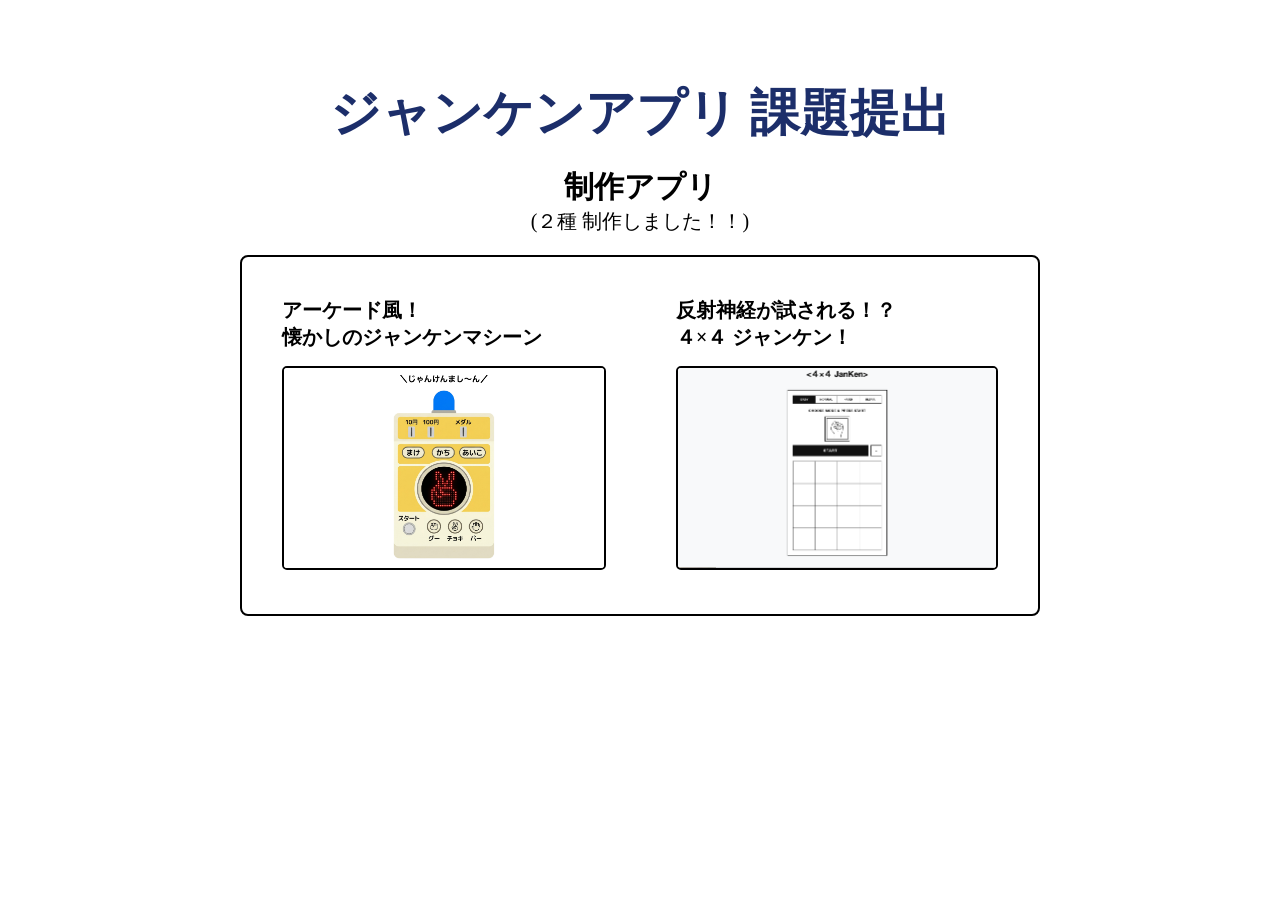
<file: index.html>
<!DOCTYPE html>
<html lang="en">
<head>
    <meta charset="UTF-8">
    <meta name="viewport" content="width=device-width, initial-scale=1.0">
    <title>KADAI_01</title>
</head>

<style>

    body{
    margin-top: 80px;
    }

    h1{  
    text-align: center;
    font-size: 50px;
    color: #1c2e6a;
    margin-top: 20px; 
    margin-bottom: 10px;
    }

    h2{
    text-align: center;
    font-size: 30px;
    margin-top:20px;
    margin-bottom: 0;
    }

    h3{
    font-size: 20px;
    margin-top:0px;
    margin-bottom: 15px;
    }

    .sabutai{
    text-align: center;
    font-size: 20px;
    margin-top: 0px;
    }

    .contentsbox{
    display: flex;
    position: relative;
    width: fit-content; 
    margin :0px;
    padding: 20px;
    margin: 20px auto; 
    list-style: none; 
    gap: 30px;
    border: 2px solid #000000;
    border-radius: 8px;
    }

    .contentsbox li {
    padding:20px;
    }

    .samune{
    height: 200px;
    width: auto;
    border: 2px solid #000000;
    border-radius: 5px;
    margin: 0px;
    transition: opacity 0.2s ease;
    }

    .samune:hover {
    cursor: pointer;
    filter: brightness(0.85);
    }

    .samune:active {
    transform: scale(0.96); 
    }

</style>

<body>
    <h1>ジャンケンアプリ 課題提出</h1>

    <h2>制作アプリ</h2>
    <p class="sabutai">(２種 制作しました！！)</p>

    <ul class="contentsbox">
        <li>
            <h3>アーケード風！<br>
                懐かしのジャンケンマシーン</h3>
            <a href="./janken_arcade_ver.html" target="_blank" rel="noopener noreferrer">
            <img class="samune" src="./img/janken_arcade_image.png" alt="arcade_janken">
            </a>
        </li>
        <li>
            <h3>反射神経が試される！？<br>
                ４×４ ジャンケン！</h3>
            <a href="./janken_44janken.html" target="_blank" rel="noopener noreferrer">
            <img class="samune" src="./img/44janken_image.png" alt="44janken">
            </a>
        </li>
    </うl>
</body>
</html>
</file>
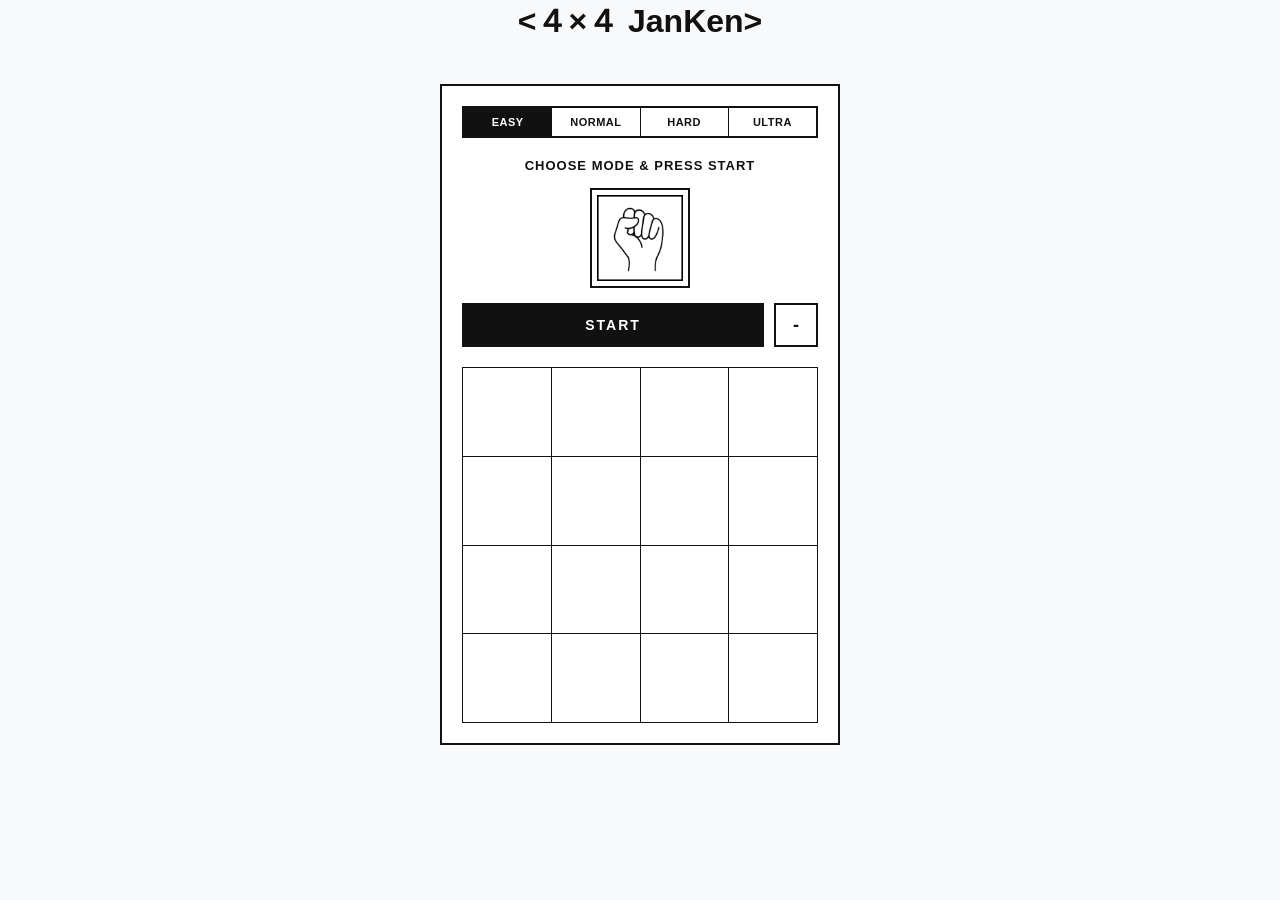
<file: janken_44janken.html>
<!DOCTYPE html>
<html>
<head>
<meta charset="utf-8">
<meta name="viewport" content="width=device-width">
<script src="js/jquery-2.1.3.min.js"></script>
<link rel="stylesheet" href="css/janken_44janken.css">
<title>４×４ JanKen</title>
</head>
<body>

<header>
  <h1 style="text-align: center;"><４×４ JanKen></h1>
</header>

<main>

<div class="game-container">
  <div class="mode-area">
    <button class="mode-btn active" data-mode="easy">EASY</button>
    <button class="mode-btn" data-mode="normal">NORMAL</button>
    <button class="mode-btn" data-mode="hard">HARD</button>
    <button class="mode-btn" data-mode="ultra">ULTRA</button>
  </div>

  <div id="status_text">CHOOSE MODE & PRESS START</div>

  <div class="opponent-area">
    <div class="display-box">
      <img id="opponent_hand" src="img/handsSign/hands_gu.jpg" alt="相手の手">
    </div>
  </div>

  <div class="control-area">
    <div class="status-box">
      <button id="start_btn">START</button>
      <span id="game_message" style="display: none;"></span>
    </div>
    <div id="countdown_box">-</div>
  </div>

  <div class="card-grid">
    <div class="card-slot" id="slot_0"></div>
    <div class="card-slot" id="slot_1"></div>
    <div class="card-slot" id="slot_2"></div>
    <div class="card-slot" id="slot_3"></div>
    <div class="card-slot" id="slot_4"></div>
    <div class="card-slot" id="slot_5"></div>
    <div class="card-slot" id="slot_6"></div>
    <div class="card-slot" id="slot_7"></div>
    <div class="card-slot" id="slot_8"></div>
    <div class="card-slot" id="slot_9"></div>
    <div class="card-slot" id="slot_10"></div>
    <div class="card-slot" id="slot_11"></div>
    <div class="card-slot" id="slot_12"></div>
    <div class="card-slot" id="slot_13"></div>
    <div class="card-slot" id="slot_14"></div>
    <div class="card-slot" id="slot_15"></div>
  </div>
</div>

<div id="result_overlay" style="display: none;">
  <img id="result_message" src="img/handsSign/youWin.png" alt="RESULT">
</div>

</main>

<footer></footer>


<script>
// 1. CPUのディスプレイ
const opponentHandsImg = [
  "img/handsSign/hands_gu.jpg",
  "img/handsSign/hands_choki.jpg",
  "img/handsSign/hands_pa.jpg"
];

// 2. プレイヤー側の16枚のカードデータ
const myCardsDataset = [
  { src: "img/handsSign/hands_gu.jpg",    type: "gu" },
  { src: "img/handsSign/hands_choki.jpg", type: "choki" },
  { src: "img/handsSign/hands_pa.jpg",    type: "pa" },
  { src: "img/handsSign/hands_01.jpg",    type: "other" },
  { src: "img/handsSign/hands_02.jpg",    type: "other" },
  { src: "img/handsSign/hands_03.jpg",    type: "other" },
  { src: "img/handsSign/hands_04.jpg",    type: "other" },
  { src: "img/handsSign/hands_05.jpg",    type: "other" },
  { src: "img/handsSign/hands_06.jpg",    type: "other" },
  { src: "img/handsSign/hands_07.jpg",    type: "other" },
  { src: "img/handsSign/hands_08.jpg",    type: "other" },
  { src: "img/handsSign/hands_09.jpg",    type: "other" },
  { src: "img/handsSign/hands_10.jpg",    type: "other" },
  { src: "img/handsSign/hands_11.jpg",    type: "other" },
  { src: "img/handsSign/hands_12.jpg",    type: "other" },
  { src: "img/handsSign/hands_13.jpg",    type: "other" }
];

// 3. ゲーム管理用の変数
let currentMode = "easy";     // モード (easy, normal, hard, ultra)
let isGameRunning = false;    // モードロックのフラグ
let rouletteTimerId = null;   
let countdownTimerId = null;  
let opponentHandIndex = 0;    
let playFlag = false;         

// 配列シャッフルアルゴリズム
function shuffle(array) {
  for (let i = array.length - 1; i > 0; i--) {
    const j = Math.floor(Math.random() * (i + 1));
    [array[i], array[j]] = [array[j], array[i]];
  }
}

// 各モードに則して16枚のカードを配給する関数
function displayAllCards() {
  shuffle(myCardsDataset); 
  
  myCardsDataset.forEach((card, index) => {
    // ランダムな回転角度（0度, 90度, 180度, 270度）を決定
    const degrees = [0, 90, 180, 270][Math.floor(Math.random() * 4)];
    
    let displaySrc = card.src;
    let displayStyle = "transform: rotate(0deg);";
    
    // 【NORMALモード】最初からおもて面 ＋ ランダム回転
    if (currentMode === "normal") {
      displayStyle = `transform: rotate(${degrees}deg);`;
    }
    
    // 【HARD / ULTRA モード】最初は全員「裏面（？」、回転は一律0度
    if (currentMode === "hard" || currentMode === "ultra") {
      displaySrc = "img/handsSign/card_ura.jpg";
      displayStyle = "transform: rotate(0deg);";
    }
    
    // 後から「裏返し」「回転」を命令できるように、リアルな情報を data 属性に隠し持つ
    $(`#slot_${index}`).html(`
      <img src="${displaySrc}" 
           style="${displayStyle}" 
           data-type="${card.type}" 
           data-real-src="${card.src}" 
           data-deg="${degrees}">
    `);
  });
}

function startOpponentRoulette() {
  clearInterval(rouletteTimerId);
  rouletteTimerId = setInterval(() => {
    opponentHandIndex = Math.floor(Math.random() * opponentHandsImg.length);
    $("#opponent_hand").attr("src", opponentHandsImg[opponentHandIndex]);
  }, 80);
}

function showResult(status) {
  playFlag = false;
  clearInterval(countdownTimerId);
  
  const imgName = (status === "win") ? "youWin.png" : "Loose.png";
  $("#result_message").attr("src", `img/handsSign/${imgName}`);
  $("#result_overlay").fadeIn(200);
}

// ② ゲームの中身
function initGameSequence(isAiko = false) {
  playFlag = false; //じゃんけんが始まって無い状態にリセット
  isGameRunning = true; // ゲーム中と認識（モード切り替え不可）
  
  displayAllCards();
  $("#countdown_box").text("-");
  
  if (isAiko) {
    $("#game_message").text("あいこで！");
  } else {
    $("#game_message").text("じゃん・けん");
  }
  
  startOpponentRoulette();
  
  // 【じゃんけんタイム】
  setTimeout(() => {
    clearInterval(rouletteTimerId); 
    if (isAiko) {
      $("#game_message").text("しょ！");
      } else {
      $("#game_message").text("ぽん！");
      }
    
    // 「ぽん！」の瞬間、HARD / ULTRA のカードを一斉におもて面に反転させる契約
    if (currentMode === "hard" || currentMode === "ultra") {
      $(".card-slot img").each(function() {
        const realSrc = $(this).data("real-src");
        const deg = $(this).data("deg");
        
        $(this).attr("src", realSrc);
        // ULTRAのみ、おもて面になった瞬間に回転をブーストさせる
        if (currentMode === "ultra") {
          $(this).css("transform", `rotate(${deg}deg)`);
        }
      });
    }
    
    let timeLeft = 2;
    $("#countdown_box").text(timeLeft);
    playFlag = true; 
    
    // カウントダウンタイマー
    countdownTimerId = setInterval(() => {
      timeLeft--;
      if (timeLeft >= 0) {
        $("#countdown_box").text(timeLeft);
        
        if (timeLeft === 0) {
          clearInterval(countdownTimerId);
          setTimeout(() => {
            if (!playFlag) return; 
            showResult("lose");
          }, 500);
        }
      }
    }, 1000);
    
  }, 2000); 
}

// イベントリスナー
$(function() {
  
  //  モード切り替えボタンを押した時
  $(".mode-btn").on("click", function() {
    if (isGameRunning) return; // ゲーム中は固定
    
    $(".mode-btn").removeClass("active");
    $(this).addClass("active");
    currentMode = $(this).data("mode");
    
    // 待機画面のテキストを更新
    $("#status_text").text(`${currentMode.toUpperCase()} MODE SELECTED`);
  });

  // ①STARTボタンを押した時
  $("#start_btn").on("click", function() {
    $("#start_btn").hide();      
    $("#game_message").show();   
    $("#status_text").text("READY...");
    initGameSequence(false);
  });

  // 16マスのカードスロットをクリックした時
  $(".card-slot").on("click", function() {
    if (!playFlag) return; 
    
    const chosenType = $(this).find("img").data("type");
    
    if (chosenType === "other") {
      showResult("lose");
      return;
    }
    
    const judgmentTable = {
      gu:    ["aiko",  "win",  "lose"],
      choki: ["lose",  "aiko", "win" ],
      pa:    ["win",   "lose", "aiko"]
    };
    
    const gameResult = judgmentTable[chosenType][opponentHandIndex];
    
    if (gameResult === "win") {
      showResult("win");
    } else if (gameResult === "lose") {
      showResult("lose");
    } else if (gameResult === "aiko") {
      playFlag = false;
      clearInterval(countdownTimerId);
      initGameSequence(true);
    }
  });

  // 勝敗画面（オーバーレイ）をクリックして初期状態へリセット
  $("#result_overlay").on("click", function() {
    $(this).hide();
    $("#game_message").hide();
    $("#start_btn").show();     
    $("#countdown_box").text("-");
    $("#status_text").text("CHOOSE MODE & PRESS START");
    $("#opponent_hand").attr("src", "img/handsSign/hands_gu.jpg"); 
    $(".card-slot").empty(); 
    isGameRunning = false; // モードロック解除
  });
  
});
</script>
</body>
</html>
</file>
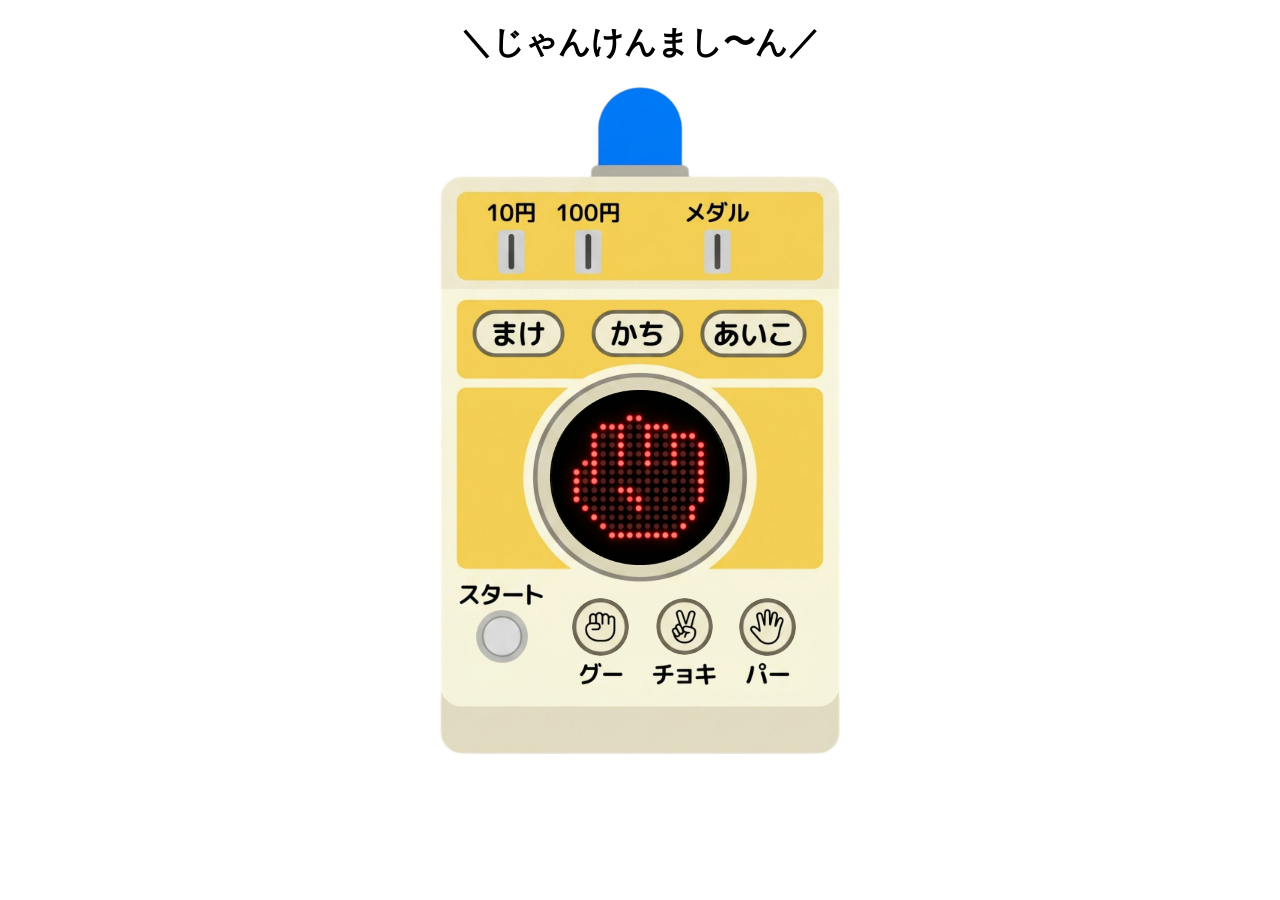
<file: janken_arcade_ver.html>
<!DOCTYPE html>
<html>
<head>
<meta charset="utf-8">
<meta name="viewport" content="width=device-width">
<script src="js/jquery-2.1.3.min.js"></script>
<link rel="stylesheet" href="css/janken_arcade.css">
<title>じゃんけんまし〜ん</title>
</head>
<body>

<header>
  <h1 style="text-align: center;">＼じゃんけんまし〜ん／</h1>
</header>

<main>


<div class="arcade">
  <img class="machine-body" src="img/janken_macine/hontai_kara.png" alt="じゃんけんマシン">
  
  <img id="lmp_top" src="img/janken_macine/btn_blue_siro.png" style="display: none;">

  <div class="result-lamp">
    <img id="lmp_make" src="img/janken_macine/btn_make_siro.png">
    <img id="lmp_kachi" src="img/janken_macine/btn_kachi_siro.png">
    <img id="lmp_aiko" src="img/janken_macine/btn_aiko_siro.png">  
  </div>

  <img class="display" src="./img/janken_macine/gu_.png" alt="表示">
  
<img id="start_btn" src="img/janken_macine/btn_start.png" alt="START">

<ul class="buttons">
  <li id="gu_btn"><img src="img/janken_macine/btn_gu.png" alt="グー"></li>
  <li id="cho_btn"><img src="img/janken_macine/btn_choki.png" alt="チョキ"></li>
  <li id="par_btn"><img src="img/janken_macine/btn_pa_.png" alt="パー"></li>
</ul>
</div>


</main>

<footer></footer>


<script>

const displayhandsImg = [
    "./img/janken_macine/gu_.png",
    "./img/janken_macine/choki.png",
    "./img/janken_macine/pa_.png"
];

let displayIndex = 0;
let timerId = null;
let playFlag = false;
let resetTimerId = null;

function showDisplay(handIndex) {
  $(".display").attr("src", displayhandsImg[handIndex]);
}


// // 【通電チェック】
// $(function() {
//   showDisplay(1); 
// });


function Cycle(intervalMs) {
  clearInterval(timerId);
  timerId = setInterval(() => {
    displayIndex = (displayIndex + 1) % displayhandsImg.length;
    showDisplay(displayIndex);
  }, intervalMs);
}

function stopCycle() {
  clearInterval(timerId);
  timerId = null;
}


$(function() {
  Cycle(1200); 
  
  $("#start_btn").on("click", function() {
    clearTimeout(resetTimerId);
    Cycle(80); // スタートで速く
    playFlag = true;
    $("#lmp_make").attr("src", "img/janken_macine/btn_make_siro.png");
    $("#lmp_kachi").attr("src", "img/janken_macine/btn_kachi_siro.png");
    $("#lmp_aiko").attr("src", "img/janken_macine/btn_aiko_siro.png");
  });

  $("#gu_btn, #cho_btn, #par_btn").on("click", function() {
    if (!playFlag) return;
    playFlag = false;
    stopCycle();
    const randomIndex = Math.floor(Math.random() * displayhandsImg.length);
    displayIndex = randomIndex;
    showDisplay(randomIndex);

    $("#lmp_make").attr("src", "img/janken_macine/btn_make_siro.png");
    $("#lmp_kachi").attr("src", "img/janken_macine/btn_kachi_siro.png");
    $("#lmp_aiko").attr("src", "img/janken_macine/btn_aiko_siro.png");

    let myHand;
    if (this.id === "gu_btn")  myHand = 0;
    if (this.id === "cho_btn") myHand = 1;
    if (this.id === "par_btn") myHand = 2;

    const judgmentTable = [
    ["aiko",  "kachi", "make"],
    ["make",  "aiko",  "kachi"],
    ["kachi", "make",  "aiko"]
    ];
    const result = judgmentTable[myHand][randomIndex];

    $("#lmp_" + result).attr("src", "img/janken_macine/btn_" + result + "_hikaru.png");

    if (result === "aiko") {
        setTimeout(function() {
            playFlag = true;
            Cycle(80);
        }, 750);
    } else {
        if (result === "kachi") {
            const $top = $("#lmp_top");
            $top.show();
            setTimeout(() => { $top.hide(); }, 200);
            setTimeout(() => { $top.show(); }, 400);
            setTimeout(() => { $top.hide(); }, 600);
            setTimeout(() => { $top.show(); }, 800);
            setTimeout(() => { $top.hide(); }, 1000);
            setTimeout(() => { $top.show(); }, 1200);
            setTimeout(() => { $top.hide(); }, 1400);
        }

        resetTimerId = setTimeout(function() {
            $("#lmp_make").attr("src", "img/janken_macine/btn_make_siro.png");
            $("#lmp_kachi").attr("src", "img/janken_macine/btn_kachi_siro.png");
            $("#lmp_aiko").attr("src", "img/janken_macine/btn_aiko_siro.png");
        Cycle(1200);
        console.log("リセット");
        },1800);
    }


  });


});





</script>
</body>
</html>
</file>
<file: css/janken_44janken.css>
/* 全体のリセットとモダンフォント設定 */
* {
  box-sizing: border-box;
  margin: 0;
  padding: 0;
}
body {
  background-color: #f8f9fa;
  font-family: 'Helvetica Neue', Arial, sans-serif;
  color: #111111;
}

/* フレーム */
.game-container {
  width: 100%;
  max-width: 400px;
  margin: 40px auto;
  background-color: #ffffff;
  padding: 20px;
  border: 2px solid #111111;
}

/* モード選択エリア */
.mode-area {
  display: flex;
  justify-content: space-between;
  margin-bottom: 20px;
  border: 2px solid #111111;
  background-color: #ffffff;
}
.mode-btn {
  flex: 1;
  background-color: #ffffff;
  color: #111111;
  border: none;
  border-right: 1px solid #111111;
  padding: 8px 0;
  font-size: 11px;
  font-weight: bold;
  letter-spacing: 0.5px;
  cursor: pointer;
  transition: all 0.1s;
}
.mode-btn:last-child {
  border-right: none;
}
/* 選択されているモードの反転 */
.mode-btn.active {
  background-color: #111111;
  color: #ffffff;
}

/* 状況メッセージ */
#status_text {
  text-align: center;
  font-size: 13px;
  font-weight: bold;
  letter-spacing: 1px;
  margin-bottom: 15px;
  text-transform: uppercase;
}

/* 相手の手（ディスプレイ） */
.opponent-area {
  display: flex;
  justify-content: center;
  margin-bottom: 15px;
}
.display-box {
  width: 100px;
  height: 100px;
  border: 2px solid #111111;
  background-color: #ffffff;
  display: flex;
  justify-content: center;
  align-items: center;
}
.display-box img {
  width: 90%;
  height: 90%;
  object-fit: contain;
}

/* コントロールエリア（Flexbox） */
.control-area {
  display: flex;
  justify-content: space-between;
  align-items: center;
  margin-bottom: 20px;
  gap: 10px;
}

/* ステータスボックス */
.status-box {
  flex: 1; 
  height: 44px;
  border: 2px solid #111111;
  display: flex;
  justify-content: center;
  align-items: center;
  background-color: #ffffff;
}

#start_btn {
  width: 100%;
  height: 100%;
  background-color: #111111;
  color: #ffffff;
  border: none;
  font-size: 14px;
  font-weight: bold;
  letter-spacing: 2px;
  cursor: pointer;
  transition: all 0.1s;
}
#start_btn:active {
  filter: brightness(0.7);
}

#game_message {
  font-size: 16px;
  font-weight: bold;
  letter-spacing: 1px;
}

/* カウントダウンボックス */
#countdown_box {
  width: 44px;
  height: 44px;
  border: 2px solid #111111;
  background-color: #ffffff;
  display: flex;
  justify-content: center;
  align-items: center;
  font-size: 18px;
  font-weight: bold;
}

/*  4×4グリッド（隙間1px） */
.card-grid {
  display: grid;
  grid-template-columns: repeat(4, 1fr);
  gap: 1px;
  background-color: #111111;
  border: 1px solid #111111;
}

/* 1つのマス目 */
.card-slot {
  background-color: #ffffff;
  aspect-ratio: 1 / 1; 
  display: flex;
  justify-content: center;
  align-items: center;
  cursor: pointer;
  overflow: hidden;
}
.card-slot img {
  width: 100%;
  height: 100%;
  object-fit: cover;
  transition: transform 0.15s ease-out; /* 回転時のアニメーションを滑らかに */
}

/* カードを押した時の沈み込み */
.card-slot:active img {
  filter: brightness(0.8);
}

/* 勝敗オーバーレイ */
#result_overlay {
  position: fixed;
  top: 0;
  left: 0;
  width: 100%;
  height: 100%;
  background-color: rgba(255, 255, 255, 0.95);
  display: flex;
  justify-content: center;
  align-items: center;
  z-index: 100;
}
#result_overlay img {
  max-width: 80%;
  height: auto;
}
</file>
<file: css/janken_arcade.css>
.arcade {
  position: relative;
  width: 400px; /* 画像の幅に合わせる */
  margin: 0 auto;
}
.machine-body {
  display: block;
  width: 100%;
  height: auto;
}

#lmp_top {
  position: absolute;
  top: 0%;
  left: 50%;
  transform: translateX(-50%);
  width: 23%;
}

.result-lamp img{
  position: absolute;
  width: auto;
  height: 49px;
  top:33.3%;
}

#lmp_make  { left: 8%; }
#lmp_kachi { left: 37.8%; }
#lmp_aiko  { left: 65%; }

.display{
    position: absolute;
    top: 45.4%;
    left: 27.6%;
    width: 180px;
    height: auto;
}

#start_btn {
  position: absolute;
  top: 78.5%; 
  left: 9%;
  width: 13%;
  cursor: pointer;
  z-index: 10;
  transition: all 0.1s;
}

.buttons {
  position: absolute;
  top: 0;
  left: 0;
  width: 100%;
  height: 100%;
}
.buttons li {
  list-style: none;
  position: absolute;
  width: 20%;
  cursor: pointer;
  transition: all 0.1s;
}

.buttons li img {
  width: 65%;
  display: block;
  border-radius: 50%;
}

#start_btn:active, .buttons li:active {
  filter: brightness(0.7);
  transform: scale(0.98) translateY(1px);
}

#gu_btn { left: 30%; top: 74.3%; }
#cho_btn { left: 49%; top: 74.3%; }
#par_btn { left: 68%; top: 74.3%; }
</file>
